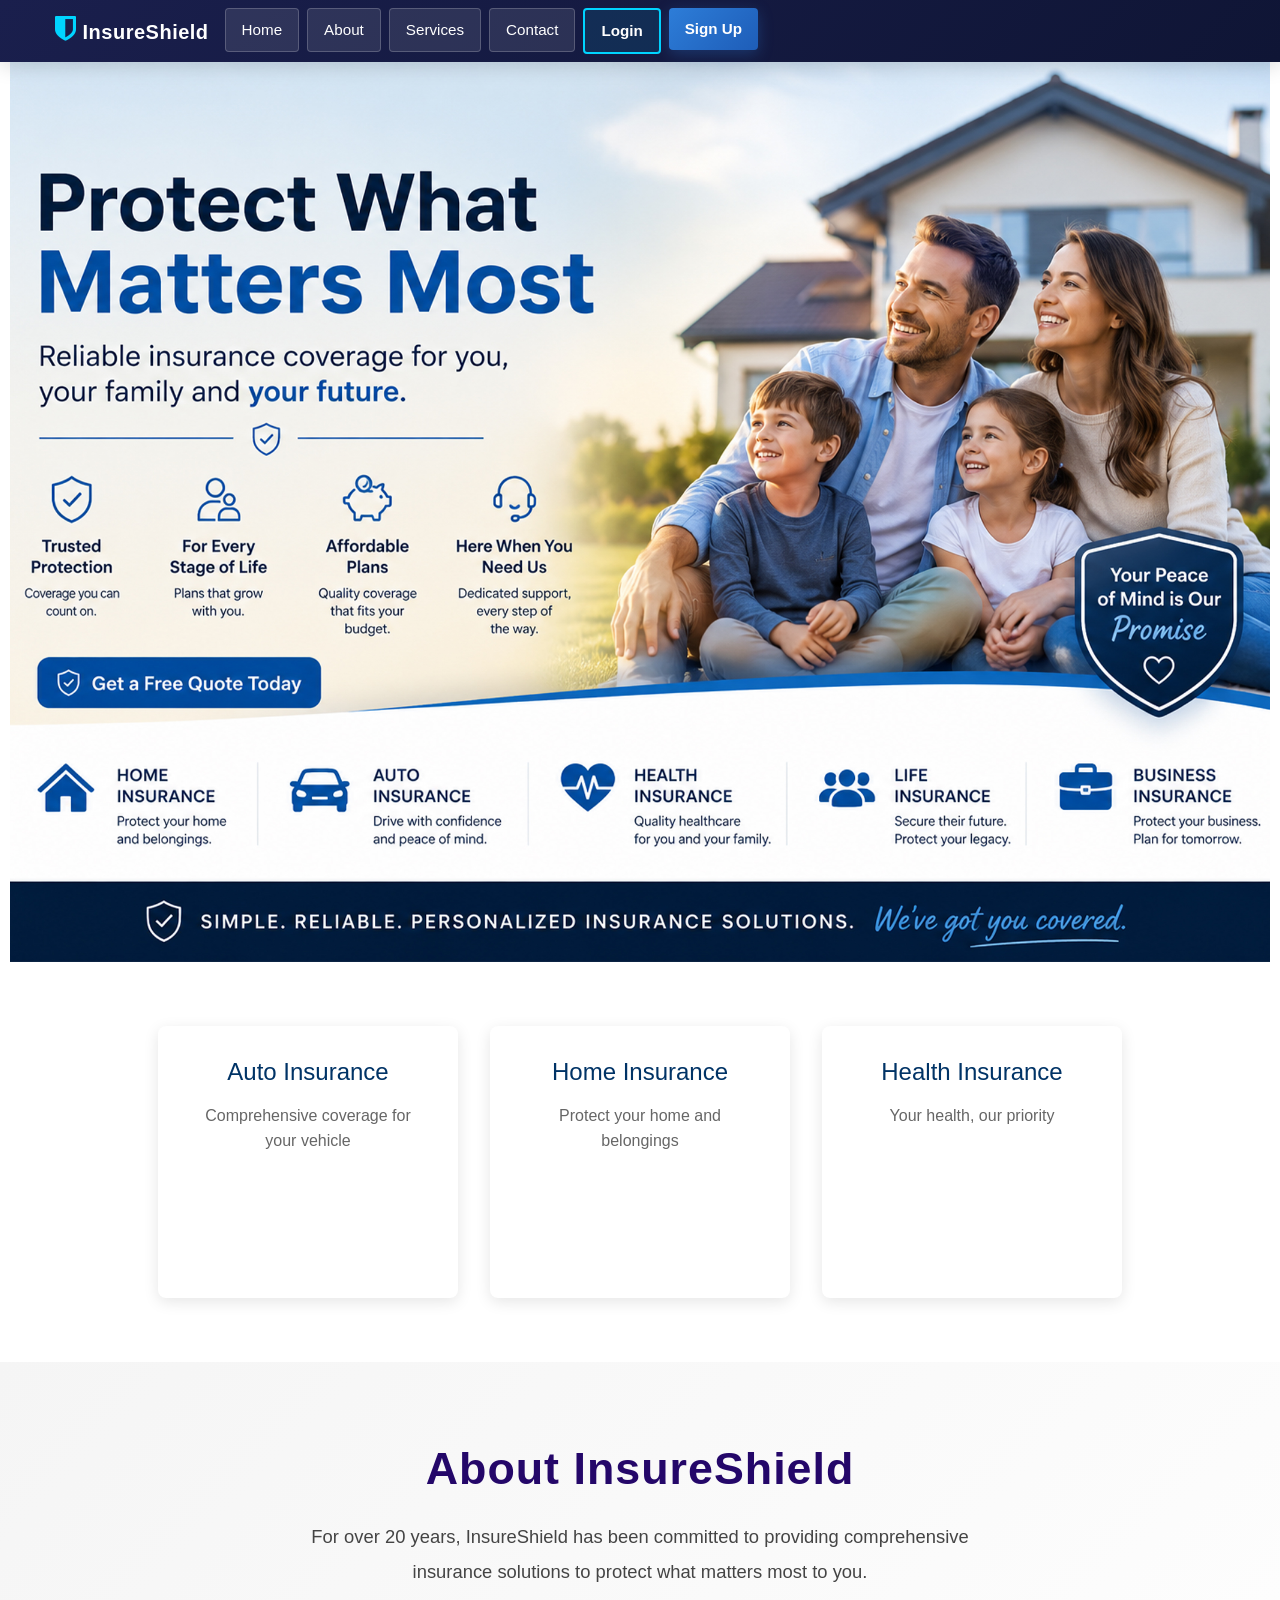
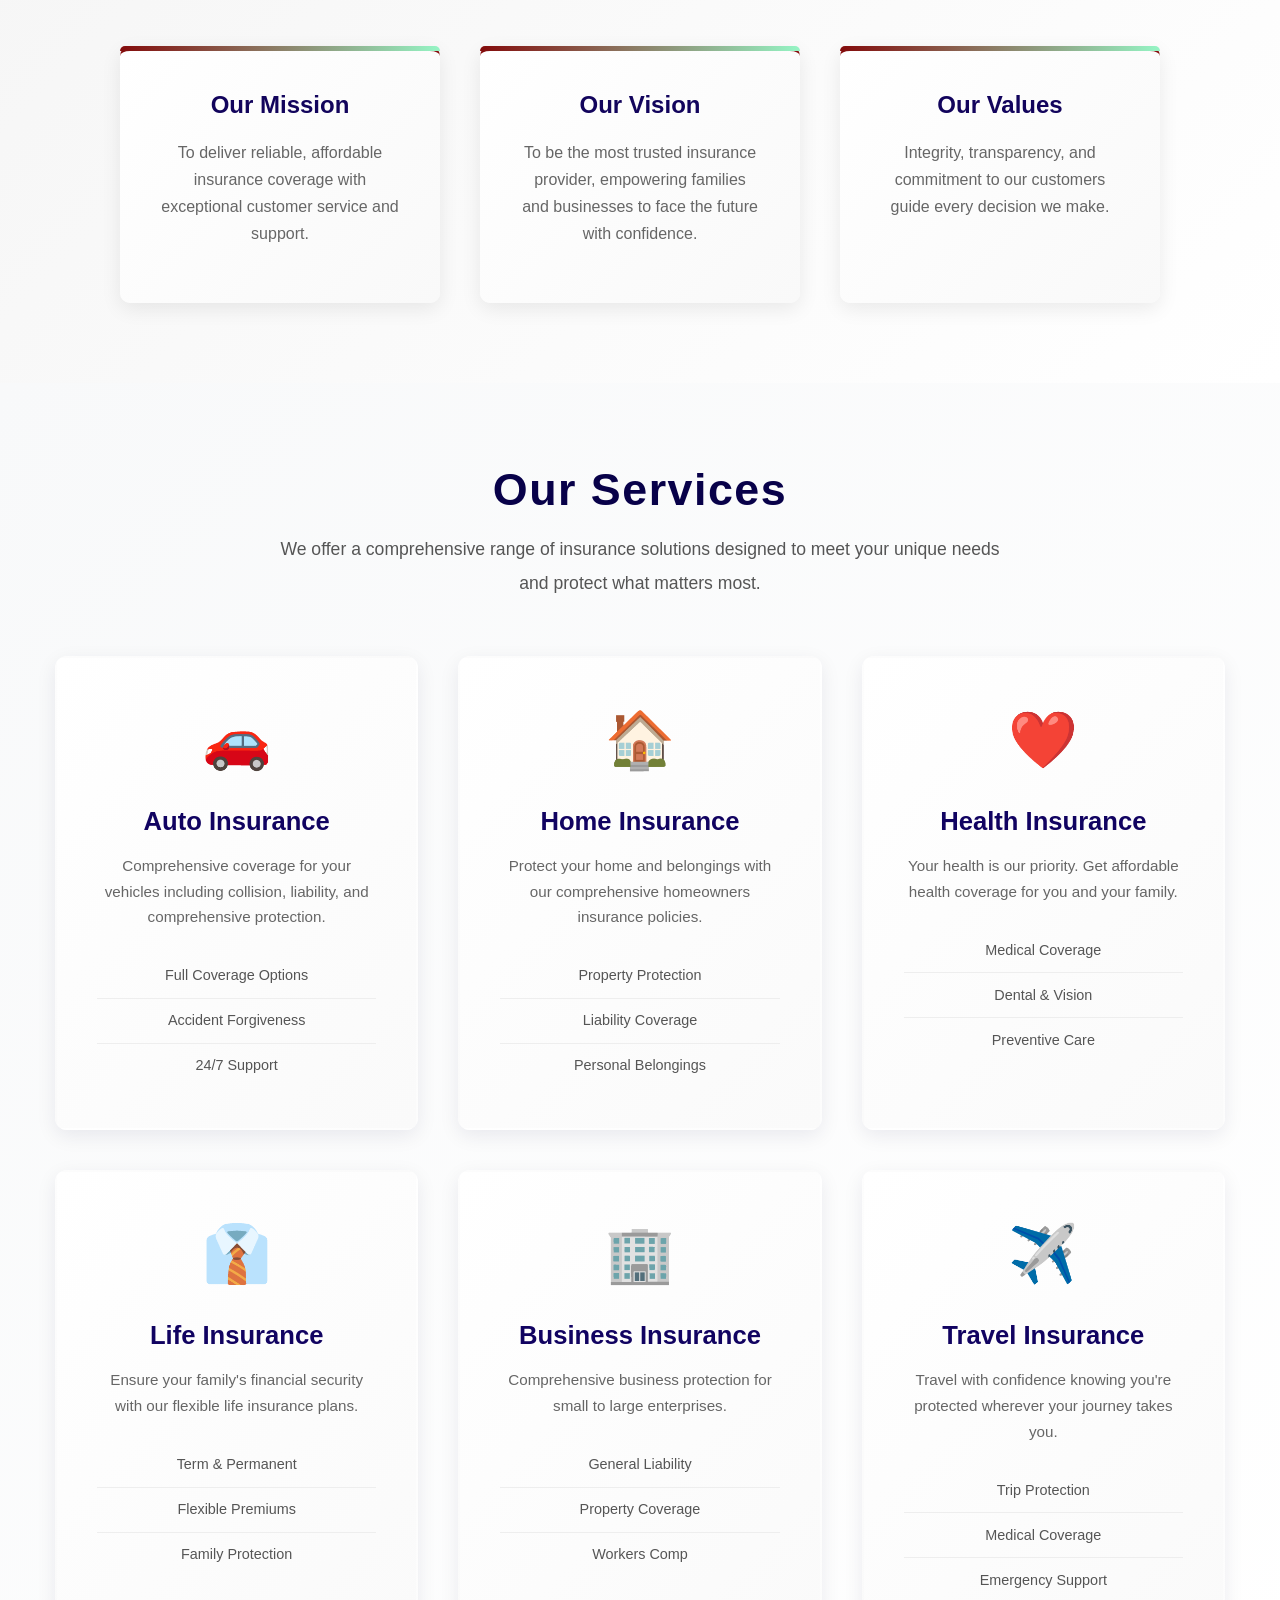
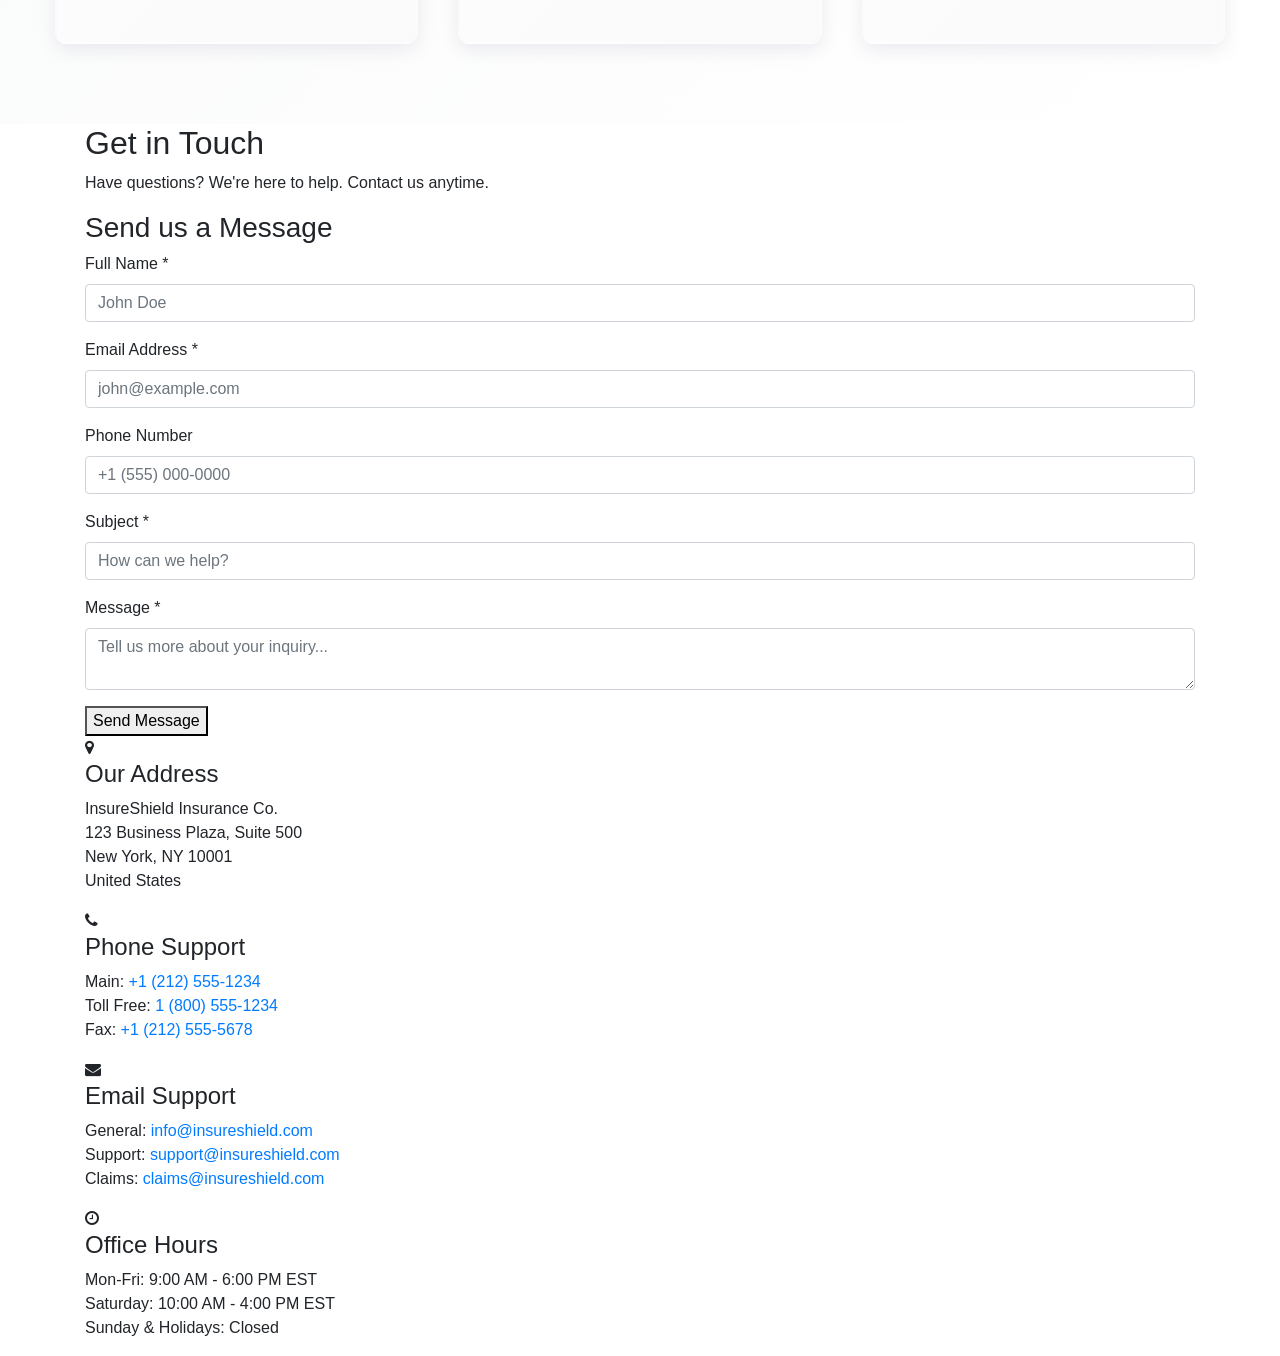
<file: index.html>
<!doctype html>
<html lang="en">
  <head>
    <meta charset="UTF-8" />
    <meta name="viewport" content="width=device-width, initial-scale=1.0" />
    <link rel="stylesheet" href="CSS/style.css" />
    <link rel="stylesheet" href="bootstrap-4.6.2-dist/css/bootstrap.min.css">
    <link rel="stylesheet" href="https://cdnjs.cloudflare.com/ajax/libs/font-awesome/4.7.0/css/font-awesome.min.css">
    <title>InsureShield</title>
  </head>
  <body>
    
    <!-- Navigation Bar -->
    <nav class="navbar navbar-expand-lg navbar-custom">
      <div class="container-fluid nav-wrapper">
        <!-- Logo/Brand -->
        <a class="navbar-brand" href="#home">
          <i class="fa fa-shield"></i> InsureShield
        </a>

        <!-- Collapse Toggle Button -->
        <button class="navbar-toggler" type="button" id="navbarToggle" aria-label="Toggle navigation">
          <span class="navbar-toggler-icon"></span>
        </button>

        <!-- Navigation Menu -->
        <div class="navbar-collapse" id="navbarContent">
          <ul class="navbar-nav ms-auto">
            <li class="nav-item">
              <a class="nav-link" href="#home">Home</a>
            </li>
            <li class="nav-item">
              <a class="nav-link" href="#about">About</a>
            </li>
            <li class="nav-item">
              <a class="nav-link" href="#services">Services</a>
            </li>
            <li class="nav-item">
              <a class="nav-link" href="#contact">Contact</a>
            </li>
            <li class="nav-item">
              <a class="nav-link nav-auth-link" href="pages/login.html">Login</a>
            </li>
            <li class="nav-item">
              <a class="nav-link nav-auth-link nav-signup-btn" href="pages/signup.html">Sign Up</a>
            </li>
          </ul>
        </div>
      </div>
    </nav>
    

    <header id="home"></header>

    <section class="features">
      <div class="feature-card">
        <h3>Auto Insurance</h3>
        <p>Comprehensive coverage for your vehicle</p>
      </div>
      <div class="feature-card">
        <h3>Home Insurance</h3>
        <p>Protect your home and belongings</p>
      </div>
      <div class="feature-card">
        <h3>Health Insurance</h3>
        <p>Your health, our priority</p>
      </div>
    </section>

    <section class="about" id="about">
      <div class="container">
        <h2>About InsureShield</h2>
        <p class="about-intro">
          For over 20 years, InsureShield has been committed to providing
          comprehensive insurance solutions to protect what matters most to you.
        </p>
        <div class="about-content">
          <div class="about-card">
            <h3>Our Mission</h3>
            <p>
              To deliver reliable, affordable insurance coverage with
              exceptional customer service and support.
            </p>
          </div>
          <div class="about-card">
            <h3>Our Vision</h3>
            <p>
              To be the most trusted insurance provider, empowering families and
              businesses to face the future with confidence.
            </p>
          </div>
          <div class="about-card">
            <h3>Our Values</h3>
            <p>
              Integrity, transparency, and commitment to our customers guide
              every decision we make.
            </p>
          </div>
        </div>
      </div>
    </section>

    <section class="services" id="services">
      <div class="container">
        <h2>Our Services</h2>
        <p class="services-intro">
          We offer a comprehensive range of insurance solutions designed to meet
          your unique needs and protect what matters most.
        </p>
        <div class="services-grid">
          <div class="service-item">
            <div class="service-icon">🚗</div>
            <h3>Auto Insurance</h3>
            <p>
              Comprehensive coverage for your vehicles including collision,
              liability, and comprehensive protection.
            </p>
            <ul class="service-features">
              <li>Full Coverage Options</li>
              <li>Accident Forgiveness</li>
              <li>24/7 Support</li>
            </ul>
          </div>
          <div class="service-item">
            <div class="service-icon">🏠</div>
            <h3>Home Insurance</h3>
            <p>
              Protect your home and belongings with our comprehensive homeowners
              insurance policies.
            </p>
            <ul class="service-features">
              <li>Property Protection</li>
              <li>Liability Coverage</li>
              <li>Personal Belongings</li>
            </ul>
          </div>
          <div class="service-item">
            <div class="service-icon">❤️</div>
            <h3>Health Insurance</h3>
            <p>
              Your health is our priority. Get affordable health coverage for
              you and your family.
            </p>
            <ul class="service-features">
              <li>Medical Coverage</li>
              <li>Dental & Vision</li>
              <li>Preventive Care</li>
            </ul>
          </div>
          <div class="service-item">
            <div class="service-icon">👔</div>
            <h3>Life Insurance</h3>
            <p>
              Ensure your family's financial security with our flexible life
              insurance plans.
            </p>
            <ul class="service-features">
              <li>Term & Permanent</li>
              <li>Flexible Premiums</li>
              <li>Family Protection</li>
            </ul>
          </div>
          <div class="service-item">
            <div class="service-icon">🏢</div>
            <h3>Business Insurance</h3>
            <p>
              Comprehensive business protection for small to large enterprises.
            </p>
            <ul class="service-features">
              <li>General Liability</li>
              <li>Property Coverage</li>
              <li>Workers Comp</li>
            </ul>
          </div>
          <div class="service-item">
            <div class="service-icon">✈️</div>
            <h3>Travel Insurance</h3>
            <p>
              Travel with confidence knowing you're protected wherever your
              journey takes you.
            </p>
            <ul class="service-features">
              <li>Trip Protection</li>
              <li>Medical Coverage</li>
              <li>Emergency Support</li>
            </ul>
          </div>
        </div>
      </div>
    </section>

    <!-- Contact Section -->
    <section class="contact-section" id="contact">
      <div class="container">
        <h2>Get in Touch</h2>
        <p class="section-intro">Have questions? We're here to help. Contact us anytime.</p>
        
        <div class="contact-grid">
          <!-- Contact Form -->
          <div class="contact-form-wrapper">
            <h3>Send us a Message</h3>
            <form id="contactForm">
              <div class="form-group">
                <label for="name">Full Name *</label>
                <input type="text" class="form-control" id="name" placeholder="John Doe" required>
              </div>

              <div class="form-group">
                <label for="email">Email Address *</label>
                <input type="email" class="form-control" id="email" placeholder="john@example.com" required>
              </div>

              <div class="form-group">
                <label for="phone">Phone Number</label>
                <input type="tel" class="form-control" id="phone" placeholder="+1 (555) 000-0000">
              </div>

              <div class="form-group">
                <label for="subject">Subject *</label>
                <input type="text" class="form-control" id="subject" placeholder="How can we help?" required>
              </div>

              <div class="form-group">
                <label for="message">Message *</label>
                <textarea class="form-control" id="message" placeholder="Tell us more about your inquiry..."></textarea>
              </div>

              <button type="submit" class="btn-contact-submit">Send Message</button>
            </form>
          </div>

          <!-- Contact Info Cards -->
          <div class="contact-info-wrapper">
            <div class="contact-info-card">
              <div class="info-icon"><i class="fa fa-map-marker"></i></div>
              <h4>Our Address</h4>
              <p>InsureShield Insurance Co.<br>123 Business Plaza, Suite 500<br>New York, NY 10001<br>United States</p>
            </div>

            <div class="contact-info-card">
              <div class="info-icon"><i class="fa fa-phone"></i></div>
              <h4>Phone Support</h4>
              <p>Main: <a href="tel:+12125551234">+1 (212) 555-1234</a><br>Toll Free: <a href="tel:+18005551234">1 (800) 555-1234</a><br>Fax: <a href="tel:+12125555678">+1 (212) 555-5678</a></p>
            </div>

            <div class="contact-info-card">
              <div class="info-icon"><i class="fa fa-envelope"></i></div>
              <h4>Email Support</h4>
              <p>General: <a href="mailto:info@insureshield.com">info@insureshield.com</a><br>Support: <a href="mailto:support@insureshield.com">support@insureshield.com</a><br>Claims: <a href="mailto:claims@insureshield.com\">claims@insureshield.com</a></p>
            </div>

            <div class="contact-info-card">
              <div class="info-icon"><i class="fa fa-clock-o"></i></div>
              <h4>Office Hours</h4>
              <p>Mon-Fri: 9:00 AM - 6:00 PM EST<br>Saturday: 10:00 AM - 4:00 PM EST<br>Sunday & Holidays: Closed</p>
            </div>
          </div>
        </div>
      </div>
    </section>

    <script src="JS/script.js"></script>
  </body>
</html>
</file>
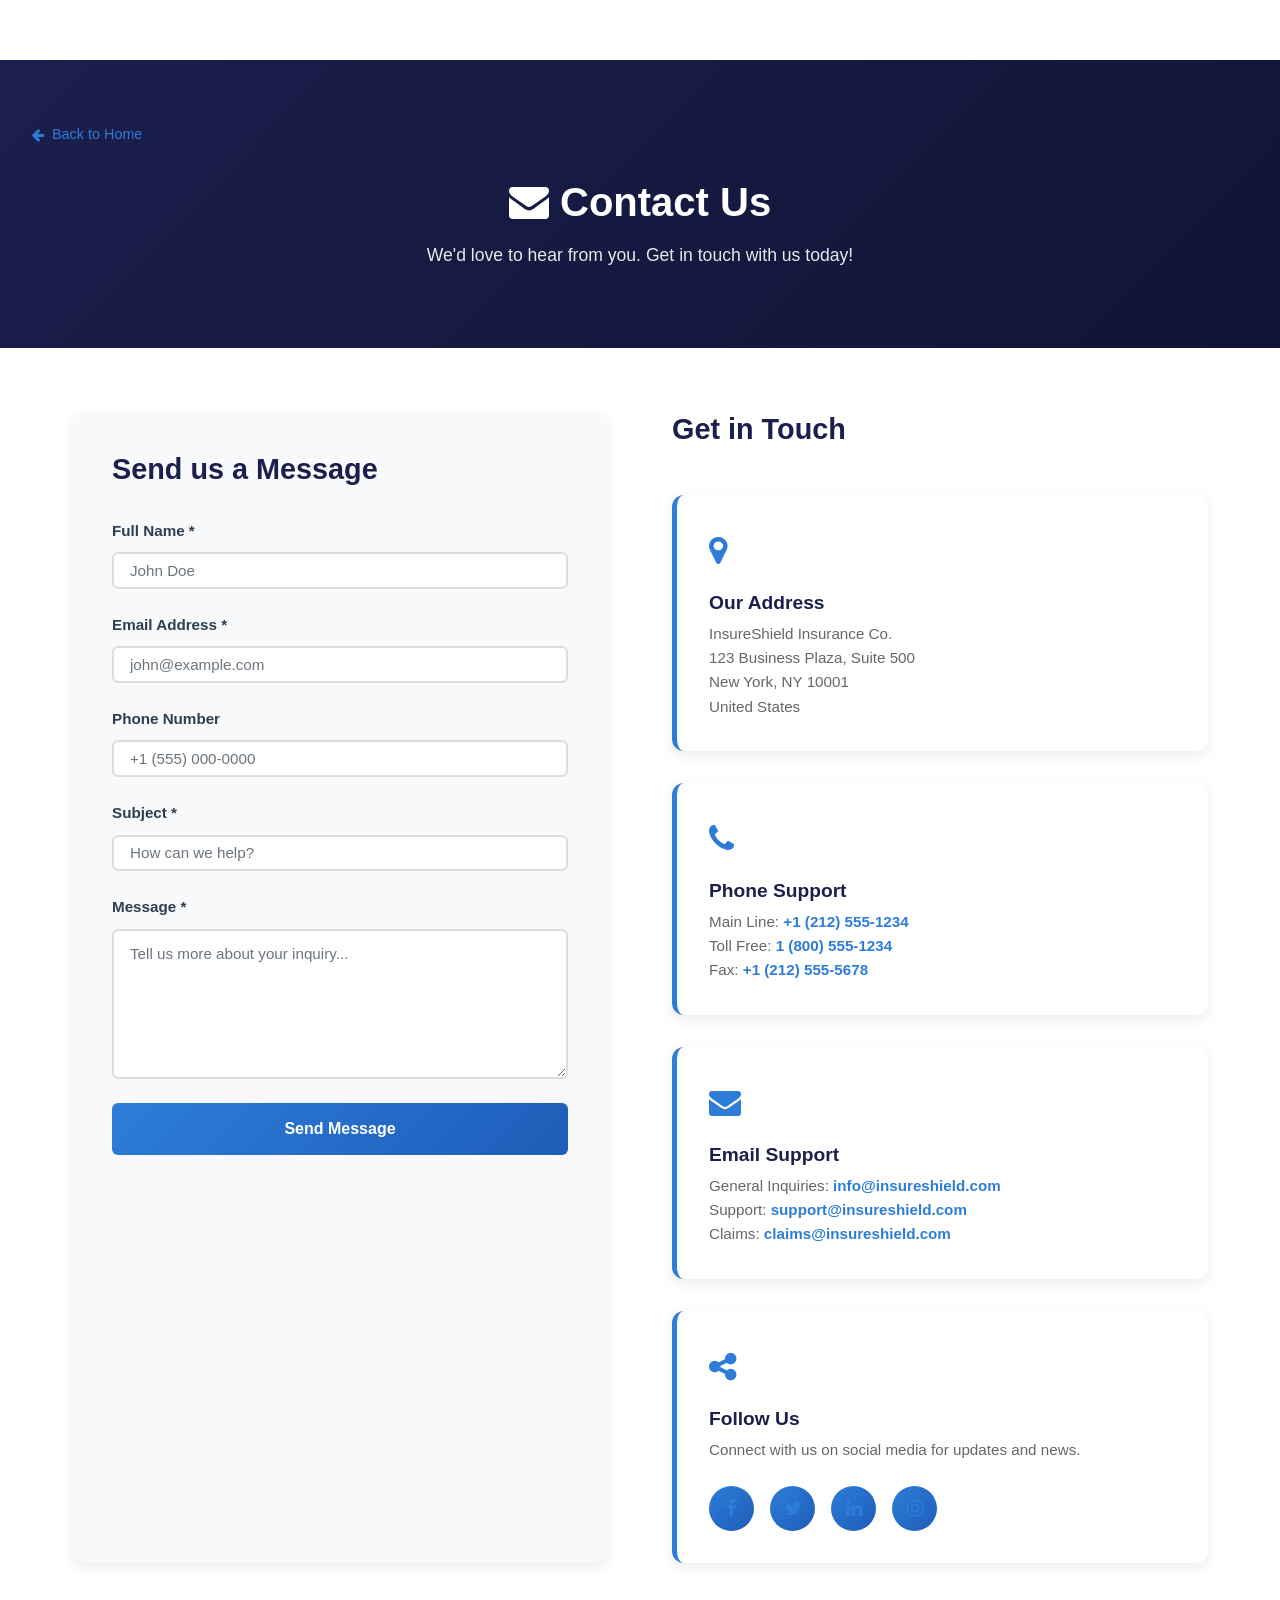
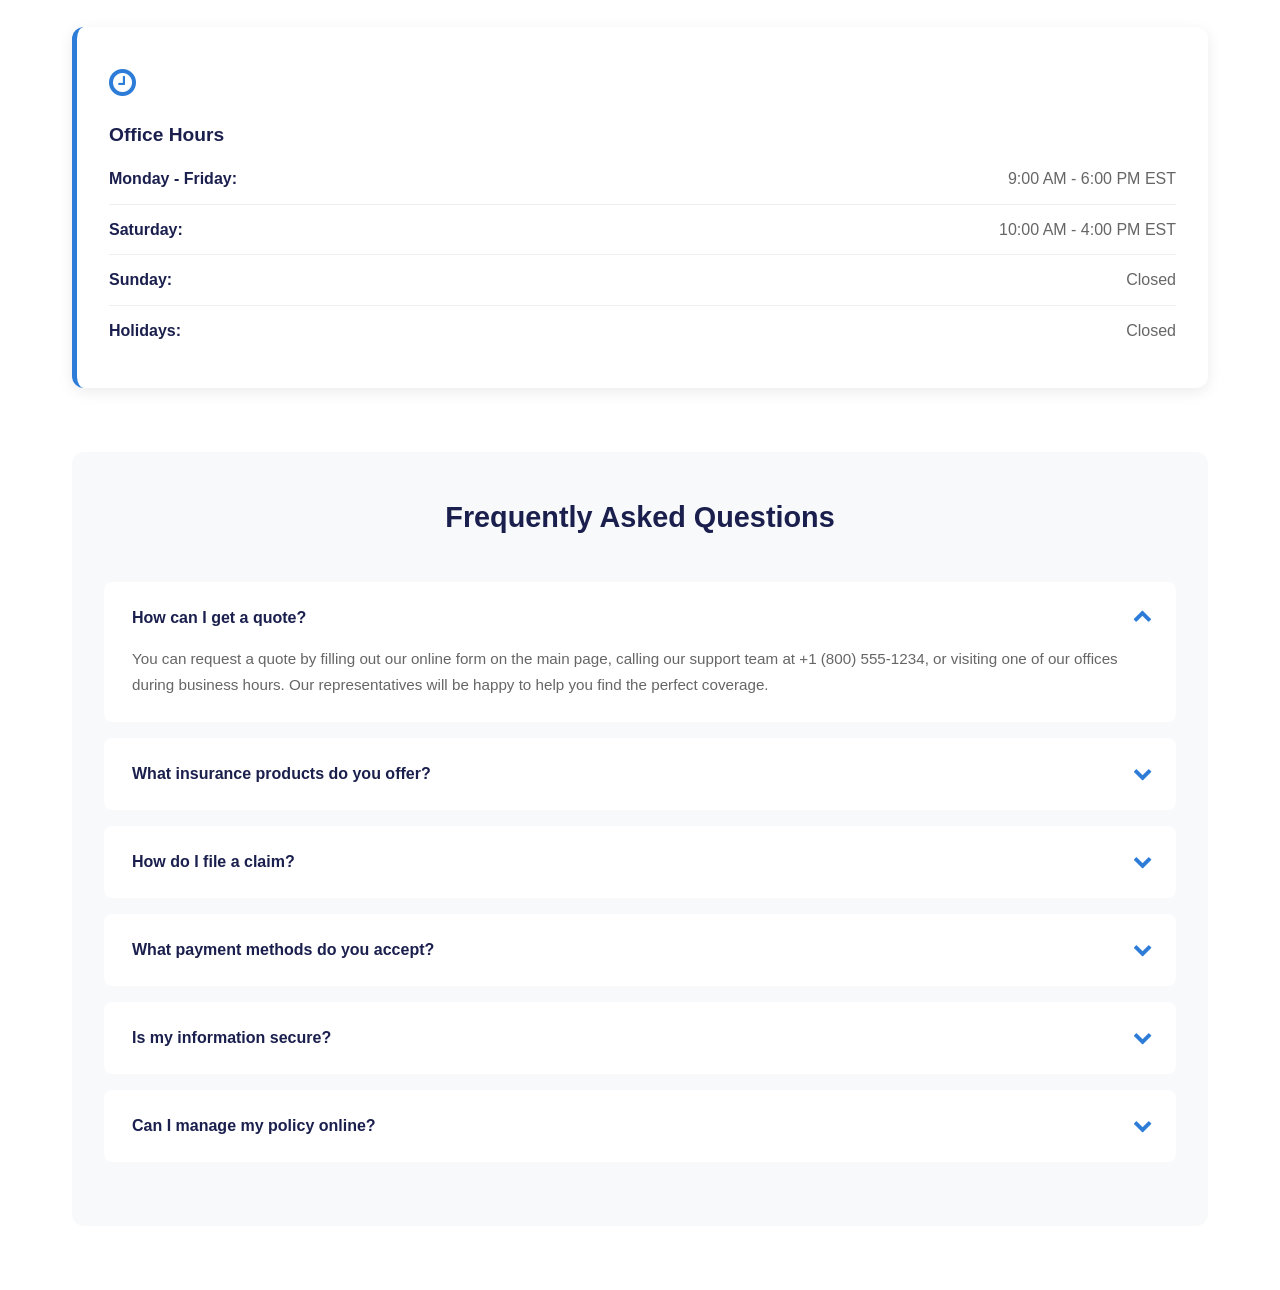
<file: pages/contact.html>
<!DOCTYPE html>
<html lang="en">
<head>
  <meta charset="UTF-8">
  <meta name="viewport" content="width=device-width, initial-scale=1.0">
  <link rel="stylesheet" href="../CSS/style.css">
  <link rel="stylesheet" href="../bootstrap-4.6.2-dist/css/bootstrap.min.css">
  <link rel="stylesheet" href="https://cdnjs.cloudflare.com/ajax/libs/font-awesome/4.7.0/css/font-awesome.min.css">
  <title>Contact Us - InsureShield</title>
  <style>
    .contact-header {
      background: linear-gradient(135deg, #1a1f4d 0%, #0f1535 100%);
      color: white;
      padding: 4rem 2rem;
      text-align: center;
      margin-top: 60px;
    }

    .contact-header h1 {
      font-size: 2.5rem;
      font-weight: 700;
      margin-bottom: 1rem;
    }

    .contact-header p {
      font-size: 1.1rem;
      opacity: 0.9;
    }

    .contact-container {
      max-width: 1200px;
      margin: 0 auto;
      padding: 4rem 2rem;
    }

    .contact-grid {
      display: grid;
      grid-template-columns: 1fr 1fr;
      gap: 4rem;
      margin-bottom: 4rem;
    }

    .contact-form {
      background: #f8f9fa;
      padding: 2.5rem;
      border-radius: 12px;
      box-shadow: 0 4px 15px rgba(0, 0, 0, 0.08);
    }

    .contact-form h2 {
      color: #1a1f4d;
      font-size: 1.8rem;
      font-weight: 700;
      margin-bottom: 2rem;
    }

    .form-group label {
      color: #2c3e50;
      font-weight: 600;
      margin-bottom: 0.6rem;
      font-size: 0.95rem;
    }

    .form-control {
      padding: 0.8rem 1rem;
      border: 2px solid #ddd;
      border-radius: 6px;
      font-size: 0.95rem;
      transition: all 0.3s ease;
      margin-bottom: 1.5rem;
    }

    .form-control:focus {
      border-color: #2d7dd8;
      box-shadow: 0 0 0 0.2rem rgba(45, 125, 216, 0.15);
      outline: none;
    }

    textarea.form-control {
      resize: vertical;
      min-height: 150px;
      font-family: Arial, sans-serif;
    }

    .btn-submit {
      width: 100%;
      padding: 0.9rem;
      background: linear-gradient(135deg, #2d7dd8 0%, #1e5db8 100%);
      color: white;
      border: none;
      border-radius: 6px;
      font-weight: 600;
      font-size: 1rem;
      cursor: pointer;
      transition: all 0.3s ease;
    }

    .btn-submit:hover {
      background: linear-gradient(135deg, #1e5db8 0%, #154494 100%);
      box-shadow: 0 6px 20px rgba(45, 125, 216, 0.4);
      transform: translateY(-2px);
    }

    .contact-info {
      display: flex;
      flex-direction: column;
      gap: 2rem;
    }

    .contact-info h2 {
      color: #1a1f4d;
      font-size: 1.8rem;
      font-weight: 700;
      margin-bottom: 1rem;
    }

    .info-card {
      background: white;
      padding: 2rem;
      border-radius: 12px;
      box-shadow: 0 4px 15px rgba(0, 0, 0, 0.08);
      border-left: 5px solid #2d7dd8;
      transition: all 0.3s ease;
    }

    .info-card:hover {
      box-shadow: 0 8px 25px rgba(0, 0, 0, 0.12);
      transform: translateY(-5px);
    }

    .info-card-icon {
      font-size: 2rem;
      color: #2d7dd8;
      margin-bottom: 1rem;
    }

    .info-card h3 {
      color: #1a1f4d;
      font-size: 1.2rem;
      font-weight: 700;
      margin-bottom: 0.5rem;
    }

    .info-card p {
      color: #666;
      margin: 0;
      font-size: 0.95rem;
      line-height: 1.6;
    }

    .info-card a {
      color: #2d7dd8;
      text-decoration: none;
      font-weight: 600;
    }

    .info-card a:hover {
      text-decoration: underline;
    }

    .hours-list {
      list-style: none;
      padding: 0;
      margin: 0;
    }

    .hours-list li {
      display: flex;
      justify-content: space-between;
      padding: 0.8rem 0;
      border-bottom: 1px solid #eee;
      color: #666;
    }

    .hours-list li:last-child {
      border-bottom: none;
    }

    .hours-list strong {
      color: #1a1f4d;
    }

    .social-links {
      display: flex;
      gap: 1rem;
      margin-top: 1.5rem;
    }

    .social-link {
      display: inline-flex;
      align-items: center;
      justify-content: center;
      width: 45px;
      height: 45px;
      background: linear-gradient(135deg, #2d7dd8 0%, #1e5db8 100%);
      color: white;
      border-radius: 50%;
      text-decoration: none;
      font-size: 1.2rem;
      transition: all 0.3s ease;
    }

    .social-link:hover {
      transform: translateY(-3px);
      box-shadow: 0 6px 20px rgba(45, 125, 216, 0.4);
      color: white;
      text-decoration: none;
    }

    .faq-section {
      background: #f8f9fa;
      padding: 3rem 2rem;
      border-radius: 12px;
      margin-top: 4rem;
    }

    .faq-section h2 {
      color: #1a1f4d;
      font-size: 1.8rem;
      font-weight: 700;
      text-align: center;
      margin-bottom: 3rem;
    }

    .faq-item {
      background: white;
      padding: 1.5rem;
      border-radius: 8px;
      margin-bottom: 1rem;
      cursor: pointer;
      transition: all 0.3s ease;
      border-left: 4px solid transparent;
    }

    .faq-item:hover {
      border-left-color: #2d7dd8;
      box-shadow: 0 4px 12px rgba(0, 0, 0, 0.08);
    }

    .faq-question {
      font-weight: 600;
      color: #1a1f4d;
      display: flex;
      justify-content: space-between;
      align-items: center;
      font-size: 1rem;
    }

    .faq-icon {
      font-size: 1.2rem;
      color: #2d7dd8;
      transition: transform 0.3s ease;
    }

    .faq-item.active .faq-icon {
      transform: rotate(180deg);
    }

    .faq-answer {
      display: none;
      margin-top: 1rem;
      color: #666;
      line-height: 1.7;
      font-size: 0.95rem;
    }

    .faq-item.active .faq-answer {
      display: block;
    }

    .back-link {
      margin-bottom: 2rem;
    }

    .back-link a {
      color: #2d7dd8;
      text-decoration: none;
      font-size: 0.9rem;
      display: flex;
      align-items: center;
      gap: 0.5rem;
      transition: all 0.3s ease;
    }

    .back-link a:hover {
      gap: 1rem;
      color: #1e5db8;
    }

    @media (max-width: 768px) {
      .contact-header {
        padding: 2.5rem 1rem;
        margin-top: 50px;
      }

      .contact-header h1 {
        font-size: 1.8rem;
      }

      .contact-container {
        padding: 2rem 1rem;
      }

      .contact-grid {
        grid-template-columns: 1fr;
        gap: 2rem;
      }

      .contact-form,
      .info-card {
        padding: 1.5rem;
      }

      .faq-section {
        padding: 2rem 1rem;
      }
    }
  </style>
</head>
<body>
  <div class="contact-header">
    <div class="back-link">
      <a href="../index.html">
        <i class="fa fa-arrow-left"></i> Back to Home
      </a>
    </div>
    <h1><i class="fa fa-envelope"></i> Contact Us</h1>
    <p>We'd love to hear from you. Get in touch with us today!</p>
  </div>

  <div class="contact-container">
    <!-- Contact Grid -->
    <div class="contact-grid">
      <!-- Contact Form -->
      <div class="contact-form">
        <h2>Send us a Message</h2>
        <form id="contactForm">
          <div class="form-group">
            <label for="name">Full Name *</label>
            <input type="text" class="form-control" id="name" placeholder="John Doe" required>
          </div>

          <div class="form-group">
            <label for="email">Email Address *</label>
            <input type="email" class="form-control" id="email" placeholder="john@example.com" required>
          </div>

          <div class="form-group">
            <label for="phone">Phone Number</label>
            <input type="tel" class="form-control" id="phone" placeholder="+1 (555) 000-0000">
          </div>

          <div class="form-group">
            <label for="subject">Subject *</label>
            <input type="text" class="form-control" id="subject" placeholder="How can we help?" required>
          </div>

          <div class="form-group">
            <label for="message">Message *</label>
            <textarea class="form-control" id="message" placeholder="Tell us more about your inquiry..." required></textarea>
          </div>

          <button type="submit" class="btn-submit">Send Message</button>
        </form>
      </div>

      <!-- Contact Info -->
      <div class="contact-info">
        <h2>Get in Touch</h2>

        <!-- Address -->
        <div class="info-card">
          <div class="info-card-icon">
            <i class="fa fa-map-marker"></i>
          </div>
          <h3>Our Address</h3>
          <p>
            InsureShield Insurance Co.<br>
            123 Business Plaza, Suite 500<br>
            New York, NY 10001<br>
            United States
          </p>
        </div>

        <!-- Phone -->
        <div class="info-card">
          <div class="info-card-icon">
            <i class="fa fa-phone"></i>
          </div>
          <h3>Phone Support</h3>
          <p>
            Main Line: <a href="tel:+12125551234">+1 (212) 555-1234</a><br>
            Toll Free: <a href="tel:+18005551234">1 (800) 555-1234</a><br>
            Fax: <a href="tel:+12125555678">+1 (212) 555-5678</a>
          </p>
        </div>

        <!-- Email -->
        <div class="info-card">
          <div class="info-card-icon">
            <i class="fa fa-envelope"></i>
          </div>
          <h3>Email Support</h3>
          <p>
            General Inquiries: <a href="mailto:info@insureshield.com">info@insureshield.com</a><br>
            Support: <a href="mailto:support@insureshield.com">support@insureshield.com</a><br>
            Claims: <a href="mailto:claims@insureshield.com">claims@insureshield.com</a>
          </p>
        </div>

        <!-- Social Media -->
        <div class="info-card">
          <div class="info-card-icon">
            <i class="fa fa-share-alt"></i>
          </div>
          <h3>Follow Us</h3>
          <p>Connect with us on social media for updates and news.</p>
          <div class="social-links">
            <a href="#" class="social-link" title="Facebook">
              <i class="fa fa-facebook"></i>
            </a>
            <a href="#" class="social-link" title="Twitter">
              <i class="fa fa-twitter"></i>
            </a>
            <a href="#" class="social-link" title="LinkedIn">
              <i class="fa fa-linkedin"></i>
            </a>
            <a href="#" class="social-link" title="Instagram">
              <i class="fa fa-instagram"></i>
            </a>
          </div>
        </div>
      </div>
    </div>

    <!-- Office Hours -->
    <div class="info-card" style="margin-bottom: 3rem;">
      <div class="info-card-icon">
        <i class="fa fa-clock-o"></i>
      </div>
      <h3>Office Hours</h3>
      <ul class="hours-list">
        <li>
          <strong>Monday - Friday:</strong>
          <span>9:00 AM - 6:00 PM EST</span>
        </li>
        <li>
          <strong>Saturday:</strong>
          <span>10:00 AM - 4:00 PM EST</span>
        </li>
        <li>
          <strong>Sunday:</strong>
          <span>Closed</span>
        </li>
        <li>
          <strong>Holidays:</strong>
          <span>Closed</span>
        </li>
      </ul>
    </div>

    <!-- FAQ Section -->
    <div class="faq-section">
      <h2>Frequently Asked Questions</h2>

      <div class="faq-item active">
        <div class="faq-question">
          <span>How can I get a quote?</span>
          <i class="fa fa-chevron-down faq-icon"></i>
        </div>
        <div class="faq-answer">
          You can request a quote by filling out our online form on the main page, calling our support team at +1 (800) 555-1234, or visiting one of our offices during business hours. Our representatives will be happy to help you find the perfect coverage.
        </div>
      </div>

      <div class="faq-item">
        <div class="faq-question">
          <span>What insurance products do you offer?</span>
          <i class="fa fa-chevron-down faq-icon"></i>
        </div>
        <div class="faq-answer">
          We offer a comprehensive range of insurance products including Auto Insurance, Home Insurance, Health Insurance, Life Insurance, Business Insurance, and Travel Insurance. Visit our Services page to learn more about each product.
        </div>
      </div>

      <div class="faq-item">
        <div class="faq-question">
          <span>How do I file a claim?</span>
          <i class="fa fa-chevron-down faq-icon"></i>
        </div>
        <div class="faq-answer">
          You can file a claim by contacting our claims department at claims@insureshield.com or calling our main line. Have your policy number and claim details ready. Our claims team will guide you through the entire process.
        </div>
      </div>

      <div class="faq-item">
        <div class="faq-question">
          <span>What payment methods do you accept?</span>
          <i class="fa fa-chevron-down faq-icon"></i>
        </div>
        <div class="faq-answer">
          We accept all major credit cards (Visa, Mastercard, American Express), bank transfers, and automatic payments. You can also set up monthly installments for your convenience.
        </div>
      </div>

      <div class="faq-item">
        <div class="faq-question">
          <span>Is my information secure?</span>
          <i class="fa fa-chevron-down faq-icon"></i>
        </div>
        <div class="faq-answer">
          Yes, we use industry-leading encryption and security measures to protect your personal information. Your data is safe with us and we comply with all data protection regulations.
        </div>
      </div>

      <div class="faq-item">
        <div class="faq-question">
          <span>Can I manage my policy online?</span>
          <i class="fa fa-chevron-down faq-icon"></i>
        </div>
        <div class="faq-answer">
          Yes! Log into your account to view your policies, make payments, update information, and request changes. Our online portal is available 24/7 for your convenience.
        </div>
      </div>
    </div>
  </div>

  <script src="../jquery-3.6.0.min.js"></script>
  <script src="../bootstrap-4.6.2-dist/js/bootstrap.min.js"></script>
  <script>
    // Contact Form Submission
    document.getElementById('contactForm').addEventListener('submit', function(e) {
      e.preventDefault();
      alert('Thank you for your message! We will get back to you soon.');
      this.reset();
    });

    // FAQ Accordion
    const faqItems = document.querySelectorAll('.faq-item');
    faqItems.forEach(item => {
      item.addEventListener('click', function() {
        faqItems.forEach(other => {
          if (other !== this) {
            other.classList.remove('active');
          }
        });
        this.classList.toggle('active');
      });
    });
  </script>
</body>
</html>
</file>
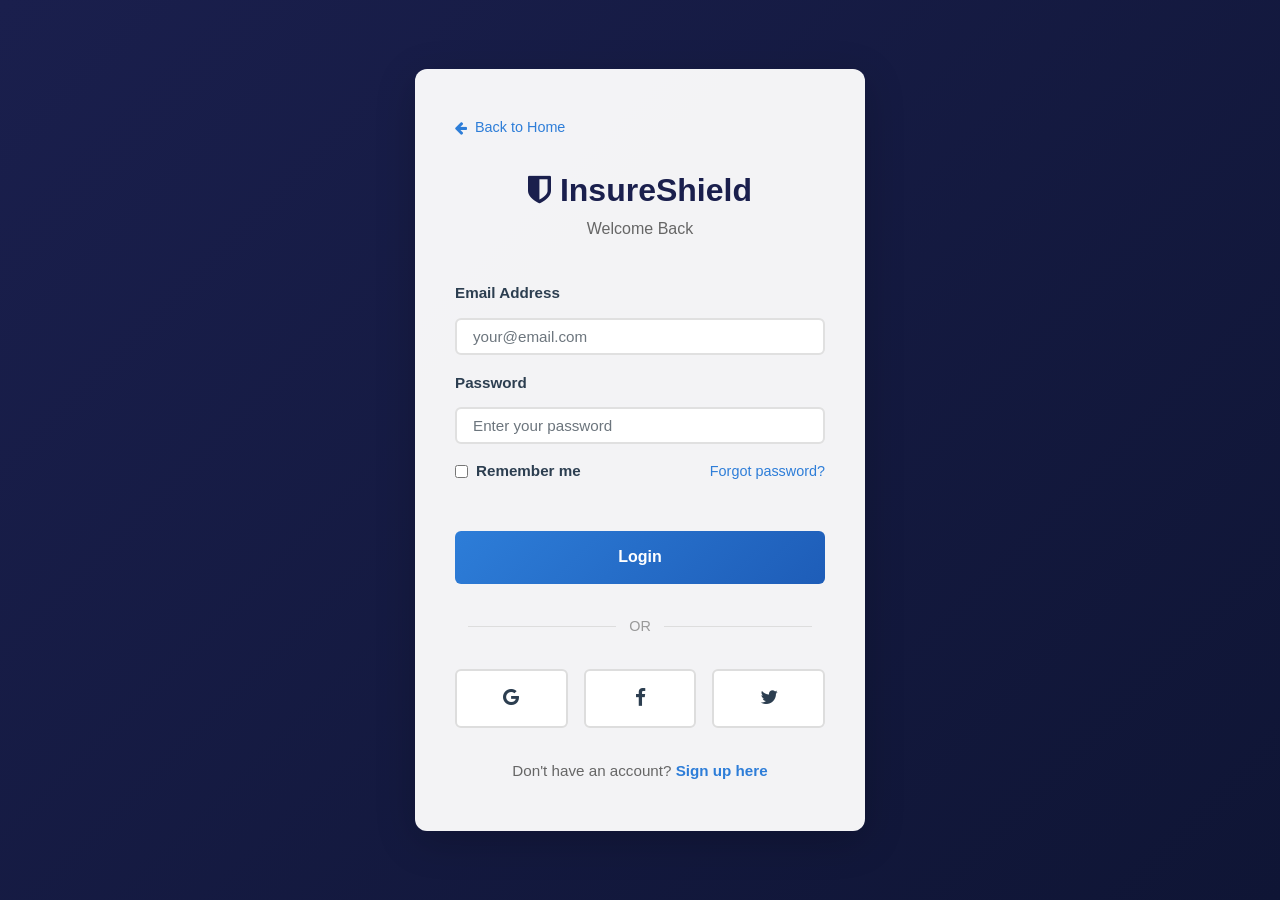
<file: pages/login.html>
<!DOCTYPE html>
<html lang="en">
<head>
  <meta charset="UTF-8">
  <meta name="viewport" content="width=device-width, initial-scale=1.0">
  <link rel="stylesheet" href="../CSS/style.css">
  <link rel="stylesheet" href="../bootstrap-4.6.2-dist/css/bootstrap.min.css">
  <link rel="stylesheet" href="https://cdnjs.cloudflare.com/ajax/libs/font-awesome/4.7.0/css/font-awesome.min.css">
  <title>Login - InsureShield</title>
  <style>
    .auth-container {
      min-height: 100vh;
      display: flex;
      justify-content: center;
      align-items: center;
      background: linear-gradient(135deg, #1a1f4d 0%, #0f1535 100%);
      padding: 2rem;
    }

    .auth-card {
      background: rgba(255, 255, 255, 0.95);
      padding: 3rem 2.5rem;
      border-radius: 12px;
      box-shadow: 0 10px 40px rgba(0, 0, 0, 0.2);
      width: 100%;
      max-width: 450px;
    }

    .auth-header {
      text-align: center;
      margin-bottom: 2.5rem;
    }

    .auth-header h1 {
      color: #1a1f4d;
      font-size: 2rem;
      font-weight: 700;
      margin-bottom: 0.5rem;
    }

    .auth-header p {
      color: #666;
      font-size: 1rem;
    }

    .form-group label {
      color: #2c3e50;
      font-weight: 600;
      margin-bottom: 0.8rem;
      font-size: 0.95rem;
    }

    .form-control {
      padding: 0.8rem 1rem;
      border: 2px solid #e0e0e0;
      border-radius: 6px;
      font-size: 0.95rem;
      transition: all 0.3s ease;
    }

    .form-control:focus {
      border-color: #2d7dd8;
      box-shadow: 0 0 0 0.2rem rgba(45, 125, 216, 0.15);
    }

    .btn-login {
      width: 100%;
      padding: 0.9rem;
      background: linear-gradient(135deg, #2d7dd8 0%, #1e5db8 100%);
      color: white;
      border: none;
      border-radius: 6px;
      font-weight: 600;
      font-size: 1rem;
      cursor: pointer;
      transition: all 0.3s ease;
      margin-top: 1.5rem;
    }

    .btn-login:hover {
      background: linear-gradient(135deg, #1e5db8 0%, #154494 100%);
      box-shadow: 0 6px 20px rgba(45, 125, 216, 0.4);
      transform: translateY(-2px);
    }

    .auth-divider {
      text-align: center;
      margin: 2rem 0;
      color: #999;
      font-size: 0.9rem;
    }

    .auth-divider::before,
    .auth-divider::after {
      content: '';
      display: inline-block;
      width: 40%;
      height: 1px;
      background-color: #ddd;
      vertical-align: middle;
    }

    .auth-divider::before {
      margin-right: 0.8rem;
    }

    .auth-divider::after {
      margin-left: 0.8rem;
    }

    .social-login {
      display: flex;
      gap: 1rem;
      margin: 1.5rem 0;
    }

    .social-btn {
      flex: 1;
      padding: 0.8rem;
      border: 2px solid #ddd;
      background: white;
      border-radius: 6px;
      cursor: pointer;
      transition: all 0.3s ease;
      font-size: 1.2rem;
      color: #2c3e50;
    }

    .social-btn:hover {
      border-color: #2d7dd8;
      background: rgba(45, 125, 216, 0.05);
    }

    .auth-footer {
      text-align: center;
      margin-top: 2rem;
      color: #666;
      font-size: 0.95rem;
    }

    .auth-footer a {
      color: #2d7dd8;
      text-decoration: none;
      font-weight: 600;
    }

    .auth-footer a:hover {
      text-decoration: underline;
    }

    .back-link {
      margin-bottom: 2rem;
    }

    .back-link a {
      color: #2d7dd8;
      text-decoration: none;
      font-size: 0.9rem;
      display: flex;
      align-items: center;
      gap: 0.5rem;
      transition: all 0.3s ease;
    }

    .back-link a:hover {
      gap: 1rem;
      color: #1e5db8;
    }
  </style>
</head>
<body>
  <div class="auth-container">
    <div class="auth-card">
      <div class="back-link">
        <a href="../index.html">
          <i class="fa fa-arrow-left"></i> Back to Home
        </a>
      </div>

      <div class="auth-header">
        <h1><i class="fa fa-shield"></i> InsureShield</h1>
        <p>Welcome Back</p>
      </div>

      <form id="loginForm">
        <div class="form-group">
          <label for="email">Email Address</label>
          <input type="email" class="form-control" id="email" placeholder="your@email.com" required>
        </div>

        <div class="form-group">
          <label for="password">Password</label>
          <input type="password" class="form-control" id="password" placeholder="Enter your password" required>
        </div>

        <div class="form-group" style="display: flex; justify-content: space-between; align-items: center; margin-bottom: 1.5rem;">
          <label style="margin: 0; display: flex; align-items: center; gap: 0.5rem; cursor: pointer;">
            <input type="checkbox" id="remember" style="cursor: pointer;">
            <span>Remember me</span>
          </label>
          <a href="#forgot" style="color: #2d7dd8; text-decoration: none; font-size: 0.9rem;">Forgot password?</a>
        </div>

        <button type="submit" class="btn-login">Login</button>
      </form>

      <div class="auth-divider">OR</div>

      <div class="social-login">
        <button class="social-btn" title="Login with Google">
          <i class="fa fa-google"></i>
        </button>
        <button class="social-btn" title="Login with Facebook">
          <i class="fa fa-facebook"></i>
        </button>
        <button class="social-btn" title="Login with Twitter">
          <i class="fa fa-twitter"></i>
        </button>
      </div>

      <div class="auth-footer">
        Don't have an account? <a href="signup.html">Sign up here</a>
      </div>
    </div>
  </div>

  <script src="../jquery-3.6.0.min.js"></script>
  <script src="../bootstrap-4.6.2-dist/js/bootstrap.min.js"></script>
  <script>
    document.getElementById('loginForm').addEventListener('submit', function(e) {
      e.preventDefault();
      alert('Login functionality would be implemented here!');
      // Add actual login logic here
    });
  </script>
</body>
</html>
</file>
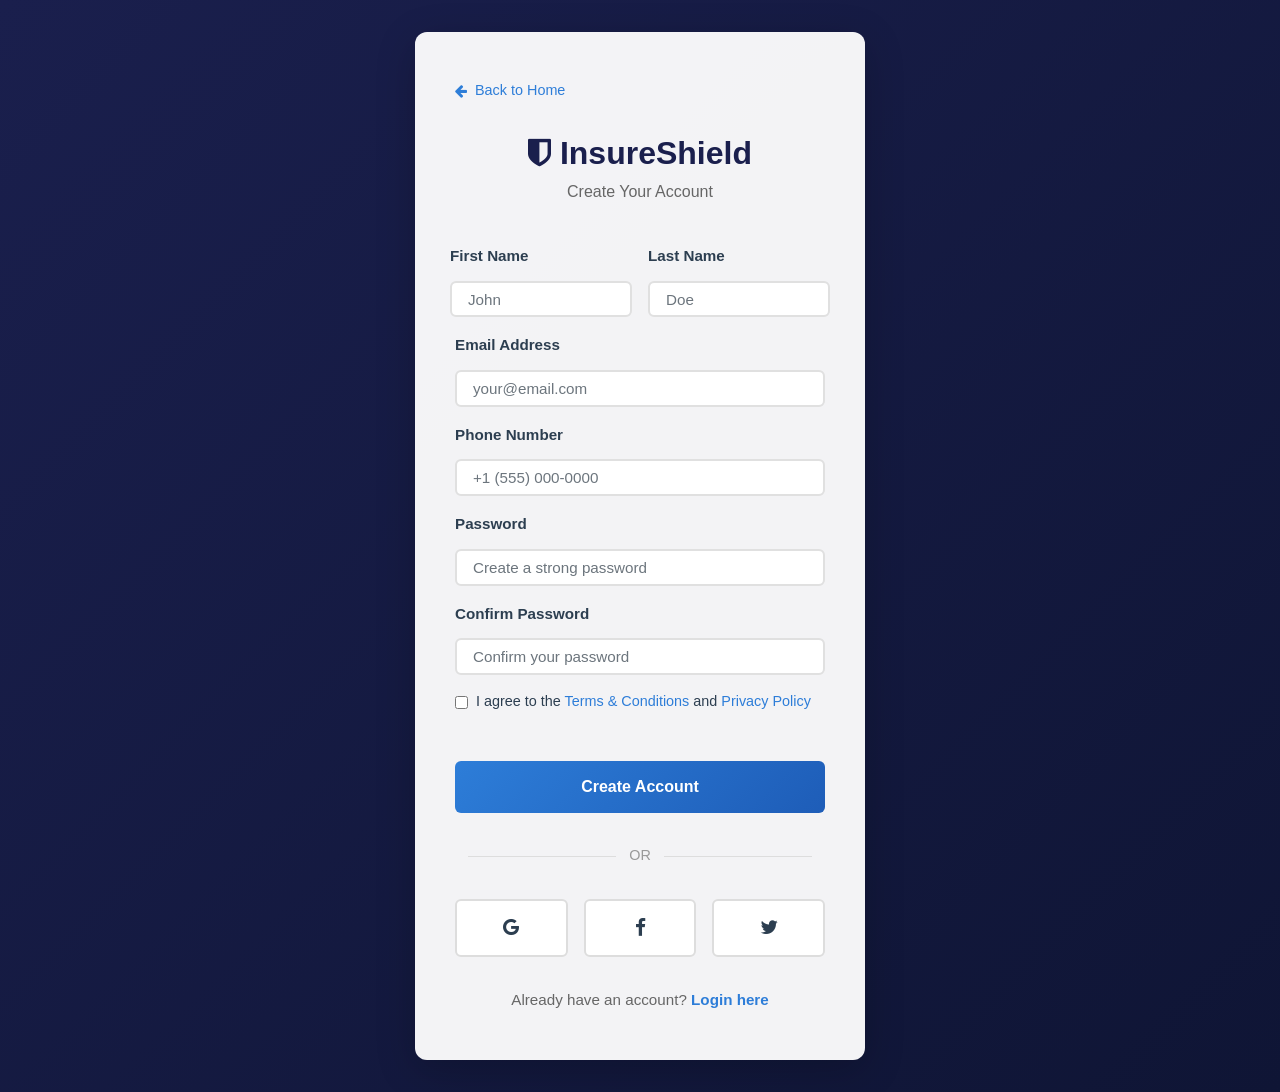
<file: pages/signup.html>
<!DOCTYPE html>
<html lang="en">
<head>
  <meta charset="UTF-8">
  <meta name="viewport" content="width=device-width, initial-scale=1.0">
  <link rel="stylesheet" href="../CSS/style.css">
  <link rel="stylesheet" href="../bootstrap-4.6.2-dist/css/bootstrap.min.css">
  <link rel="stylesheet" href="https://cdnjs.cloudflare.com/ajax/libs/font-awesome/4.7.0/css/font-awesome.min.css">
  <title>Sign Up - InsureShield</title>
  <style>
    .auth-container {
      min-height: 100vh;
      display: flex;
      justify-content: center;
      align-items: center;
      background: linear-gradient(135deg, #1a1f4d 0%, #0f1535 100%);
      padding: 2rem;
    }

    .auth-card {
      background: rgba(255, 255, 255, 0.95);
      padding: 3rem 2.5rem;
      border-radius: 12px;
      box-shadow: 0 10px 40px rgba(0, 0, 0, 0.2);
      width: 100%;
      max-width: 450px;
    }

    .auth-header {
      text-align: center;
      margin-bottom: 2.5rem;
    }

    .auth-header h1 {
      color: #1a1f4d;
      font-size: 2rem;
      font-weight: 700;
      margin-bottom: 0.5rem;
    }

    .auth-header p {
      color: #666;
      font-size: 1rem;
    }

    .form-group label {
      color: #2c3e50;
      font-weight: 600;
      margin-bottom: 0.8rem;
      font-size: 0.95rem;
    }

    .form-control {
      padding: 0.8rem 1rem;
      border: 2px solid #e0e0e0;
      border-radius: 6px;
      font-size: 0.95rem;
      transition: all 0.3s ease;
    }

    .form-control:focus {
      border-color: #2d7dd8;
      box-shadow: 0 0 0 0.2rem rgba(45, 125, 216, 0.15);
    }

    .form-row {
      display: grid;
      grid-template-columns: 1fr 1fr;
      gap: 1rem;
    }

    .btn-signup {
      width: 100%;
      padding: 0.9rem;
      background: linear-gradient(135deg, #2d7dd8 0%, #1e5db8 100%);
      color: white;
      border: none;
      border-radius: 6px;
      font-weight: 600;
      font-size: 1rem;
      cursor: pointer;
      transition: all 0.3s ease;
      margin-top: 1.5rem;
    }

    .btn-signup:hover {
      background: linear-gradient(135deg, #1e5db8 0%, #154494 100%);
      box-shadow: 0 6px 20px rgba(45, 125, 216, 0.4);
      transform: translateY(-2px);
    }

    .auth-divider {
      text-align: center;
      margin: 2rem 0;
      color: #999;
      font-size: 0.9rem;
    }

    .auth-divider::before,
    .auth-divider::after {
      content: '';
      display: inline-block;
      width: 40%;
      height: 1px;
      background-color: #ddd;
      vertical-align: middle;
    }

    .auth-divider::before {
      margin-right: 0.8rem;
    }

    .auth-divider::after {
      margin-left: 0.8rem;
    }

    .social-signup {
      display: flex;
      gap: 1rem;
      margin: 1.5rem 0;
    }

    .social-btn {
      flex: 1;
      padding: 0.8rem;
      border: 2px solid #ddd;
      background: white;
      border-radius: 6px;
      cursor: pointer;
      transition: all 0.3s ease;
      font-size: 1.2rem;
      color: #2c3e50;
    }

    .social-btn:hover {
      border-color: #2d7dd8;
      background: rgba(45, 125, 216, 0.05);
    }

    .auth-footer {
      text-align: center;
      margin-top: 2rem;
      color: #666;
      font-size: 0.95rem;
    }

    .auth-footer a {
      color: #2d7dd8;
      text-decoration: none;
      font-weight: 600;
    }

    .auth-footer a:hover {
      text-decoration: underline;
    }

    .terms-agreement {
      margin-top: 1rem;
      font-size: 0.8rem;
      color: #999;
      line-height: 1.5;
    }

    .terms-agreement a {
      color: #2d7dd8;
      text-decoration: none;
    }

    .terms-agreement a:hover {
      text-decoration: underline;
    }

    .back-link {
      margin-bottom: 2rem;
    }

    .back-link a {
      color: #2d7dd8;
      text-decoration: none;
      font-size: 0.9rem;
      display: flex;
      align-items: center;
      gap: 0.5rem;
      transition: all 0.3s ease;
    }

    .back-link a:hover {
      gap: 1rem;
      color: #1e5db8;
    }
  </style>
</head>
<body>
  <div class="auth-container">
    <div class="auth-card">
      <div class="back-link">
        <a href="../index.html">
          <i class="fa fa-arrow-left"></i> Back to Home
        </a>
      </div>

      <div class="auth-header">
        <h1><i class="fa fa-shield"></i> InsureShield</h1>
        <p>Create Your Account</p>
      </div>

      <form id="signupForm">
        <div class="form-row">
          <div class="form-group">
            <label for="firstName">First Name</label>
            <input type="text" class="form-control" id="firstName" placeholder="John" required>
          </div>
          <div class="form-group">
            <label for="lastName">Last Name</label>
            <input type="text" class="form-control" id="lastName" placeholder="Doe" required>
          </div>
        </div>

        <div class="form-group">
          <label for="email">Email Address</label>
          <input type="email" class="form-control" id="email" placeholder="your@email.com" required>
        </div>

        <div class="form-group">
          <label for="phone">Phone Number</label>
          <input type="tel" class="form-control" id="phone" placeholder="+1 (555) 000-0000">
        </div>

        <div class="form-group">
          <label for="password">Password</label>
          <input type="password" class="form-control" id="password" placeholder="Create a strong password" required>
        </div>

        <div class="form-group">
          <label for="confirmPassword">Confirm Password</label>
          <input type="password" class="form-control" id="confirmPassword" placeholder="Confirm your password" required>
        </div>

        <div class="form-group" style="display: flex; align-items: flex-start; gap: 0.5rem; margin-bottom: 1.5rem; cursor: pointer;">
          <input type="checkbox" id="terms" style="cursor: pointer; margin-top: 0.3rem;" required>
          <label for="terms" style="margin: 0; cursor: pointer; font-weight: 400; font-size: 0.9rem;">
            I agree to the <a href="#" style="color: #2d7dd8;">Terms & Conditions</a> and <a href="#" style="color: #2d7dd8;">Privacy Policy</a>
          </label>
        </div>

        <button type="submit" class="btn-signup">Create Account</button>
      </form>

      <div class="auth-divider">OR</div>

      <div class="social-signup">
        <button class="social-btn" title="Sign up with Google">
          <i class="fa fa-google"></i>
        </button>
        <button class="social-btn" title="Sign up with Facebook">
          <i class="fa fa-facebook"></i>
        </button>
        <button class="social-btn" title="Sign up with Twitter">
          <i class="fa fa-twitter"></i>
        </button>
      </div>

      <div class="auth-footer">
        Already have an account? <a href="login.html">Login here</a>
      </div>
    </div>
  </div>

  <script src="../jquery-3.6.0.min.js"></script>
  <script src="../bootstrap-4.6.2-dist/js/bootstrap.min.js"></script>
  <script>
    document.getElementById('signupForm').addEventListener('submit', function(e) {
      e.preventDefault();
      const password = document.getElementById('password').value;
      const confirmPassword = document.getElementById('confirmPassword').value;

      if (password !== confirmPassword) {
        alert('Passwords do not match!');
        return;
      }

      alert('Account creation functionality would be implemented here!');
      // Add actual signup logic here
    });
  </script>
</body>
</html>
</file>
<file: CSS/style.css>
/* ==================== NAVBAR STYLES ==================== */

:root {
  --primary-color: #1a1f4d;
  --secondary-color: #2d7dd8;
  --accent-color: #00d4ff;
  --light-bg: #f5f7fa;
  --text-dark: #2c3e50;
  --text-light: #ffffff;
  --transition: all 0.3s ease;
}

.navbar-custom {
  background: linear-gradient(135deg, var(--primary-color) 0%, #0f1535 100%);
  padding: 1rem 0;
  position: sticky;
  top: 0;
  z-index: 1000;
  box-shadow: 0 4px 20px rgba(0, 0, 0, 0.15);
}

.nav-wrapper {
  max-width: 1200px;
  margin: 0 auto;
  padding: 0 2rem;
}

.navbar-brand {
  display: flex;
  align-items: center;
  gap: 0.8rem;
  font-size: 1.5rem;
  font-weight: 700;
  color: var(--text-light) !important;
  text-decoration: none;
  transition: var(--transition);
  letter-spacing: 0.5px;
}

.navbar-brand:hover {
  color: var(--accent-color) !important;
  transform: scale(1.05);
}

.navbar-brand i {
  font-size: 1.8rem;
  color: var(--accent-color);
}

.navbar-nav {
  gap: 0.5rem;
}

.nav-item {
  position: relative;
}

.nav-link {
  color: var(--text-light) !important;
  text-decoration: none;
  font-weight: 500;
  font-size: 1rem;
  padding: 0.7rem 1.2rem !important;
  transition: var(--transition);
  border-radius: 4px;
  border: 1px solid rgba(255, 255, 255, 0.2);
  background-color: rgba(255, 255, 255, 0.1);
  display: flex;
  align-items: center;
}

.nav-link:hover {
  color: var(--text-light) !important;
  background-color: rgba(0, 212, 255, 0.2) !important;
  border-color: var(--accent-color) !important;
}

/* Authentication Links */
.nav-auth-link {
  color: var(--text-light) !important;
  border: 2px solid var(--accent-color) !important;
  background-color: rgba(0, 212, 255, 0.1) !important;
  padding: 0.6rem 1rem !important;
  font-weight: 600;
  transition: var(--transition);
}

.nav-auth-link:hover {
  background-color: rgba(0, 212, 255, 0.25) !important;
  box-shadow: 0 0 10px rgba(0, 212, 255, 0.3);
}

.nav-signup-btn {
  background: linear-gradient(135deg, var(--secondary-color) 0%, #1e5db8 100%) !important;
  border: none !important;
  box-shadow: 0 4px 15px rgba(45, 125, 216, 0.3);
}

.nav-signup-btn:hover {
  background: linear-gradient(135deg, #1e5db8 0%, #154494 100%) !important;
  box-shadow: 0 6px 20px rgba(45, 125, 216, 0.5);
}

/* Collapse Button Styling */
.navbar-toggler {
  border: 2px solid var(--accent-color) !important;
  padding: 0.5rem 0.7rem;
  display: none;
  flex-direction: column;
  justify-content: space-between;
  width: 45px;
  height: 45px;
  background-color: rgba(0, 212, 255, 0.1) !important;
  border-radius: 4px;
}

.navbar-toggler-icon {
  display: none;
}

.navbar-toggler::before,
.navbar-toggler::after {
  content: '';
  display: block;
  width: 100%;
  height: 3px;
  background-color: var(--accent-color);
  border-radius: 2px;
  transition: var(--transition);
}

.navbar-toggler::before {
  box-shadow: 0 8px 0 0 var(--accent-color);
}

.navbar-toggler:focus {
  outline: none;
  box-shadow: 0 0 0 0.25rem rgba(0, 212, 255, 0.25), inset 0 0 0 2px var(--accent-color);
}

/* Collapsible Menu */
.navbar-collapse {
  transition: max-height 0.3s ease;
}

/* ==================== RESPONSIVE DESIGN ==================== */

/* Desktop (>992px) - Show full menu */
@media (min-width: 992px) {
  .navbar-toggler {
    display: none !important;
  }

  .navbar-collapse {
    display: flex !important;
  }

  .nav-link {
    font-size: 0.95rem;
    padding: 0.6rem 1rem !important;
  }
}

/* Tablets & Mobile (≤992px) - Show collapse button */
@media (max-width: 992px) {
  .nav-wrapper {
    padding: 0 1.5rem;
  }

  .navbar-brand {
    font-size: 1.3rem;
    gap: 0.5rem;
  }

  .navbar-brand i {
    font-size: 1.5rem;
  }

  .navbar-toggler {
    display: block !important;
  }

  .navbar-collapse {
    position: fixed;
    top: 70px;
    left: 0;
    width: 100%;
    background: linear-gradient(135deg, var(--primary-color) 0%, #0f1535 100%);
    max-height: 0;
    overflow: hidden;
    flex-direction: column !important;
  }

  .navbar-collapse.show {
    max-height: 500px;
  }

  .navbar-nav {
    gap: 0;
    flex-direction: column;
    padding: 1rem 0;
  }

  .nav-item {
    width: 100%;
    padding: 0;
  }

  .nav-link {
    border-radius: 0;
    border-bottom: 1px solid rgba(255, 255, 255, 0.1);
    padding: 1rem 1.5rem !important;
    margin: 0 !important;
  }

  .nav-link:last-child {
    border-bottom: none;
  }

  .nav-auth-link {
    border-left: 2px solid var(--accent-color);
    background-color: transparent;
    border: none;
    border-left: 2px solid var(--accent-color);
  }

  .nav-auth-link:hover {
    background-color: rgba(0, 212, 255, 0.15);
  }

  .nav-signup-btn {
    background: linear-gradient(135deg, var(--secondary-color) 0%, #1e5db8 100%) !important;
    box-shadow: none;
    border: none;
  }

  .nav-signup-btn:hover {
    box-shadow: 0 4px 12px rgba(45, 125, 216, 0.4);
  }
}

/* Mobile (≤480px) */
@media (max-width: 480px) {
  .nav-wrapper {
    padding: 0 1rem;
  }

  .navbar-brand {
    font-size: 1.1rem;
    gap: 0.4rem;
  }

  .navbar-brand i {
    font-size: 1.3rem;
  }

  .navbar-toggler {
    padding: 0.35rem 0.5rem;
  }

  .nav-link {
    font-size: 0.9rem;
    padding: 0.8rem 1rem !important;
  }

  .navbar-collapse {
    top: 60px;
  }

  .navbar-collapse.show {
    max-height: 400px;
  }
}

/* ==================== REST OF STYLES ==================== */

header#home {
  width: 100%;
  height: 100vh;
  background-image: url("../image/img\ 3.jpg");
  background-size: contain;
  background-position: top;
  background-repeat: no-repeat;
  /* background-color: #f5f5f5; */
}

/* Responsive Header - Tablets (768px and below) */
@media (max-width: 768px) {
  header#home {
    height: 60vh;
    background-size: contain;
    /* background-position: center; */
  }
}

/* Responsive Header - Mobile (480px and below) */
@media (max-width: 480px) {
  header#home {
    height: 70vh;
    background-size: contain;
    /* background-position: center; */
  }
}

/* Features Section */
.features {
  padding: 4rem 2rem;
  display: flex;
  justify-content: center;
  gap: 2rem;
  flex-wrap: wrap;
  max-width: 1200px;
  margin: 0 auto;
  min-height: 400px;
}

.feature-card {
  background-color: #fff;
  padding: 2rem;
  border-radius: 8px;
  text-align: center;
  flex: 1;
  min-width: 250px;
  max-width: 300px;
  box-shadow: 0 4px 15px rgba(0, 0, 0, 0.1);
  transition: transform 0.3s ease, box-shadow 0.3s ease;
}

.feature-card:hover {
  transform: translateY(-10px);
  box-shadow: 0 8px 25px rgba(0, 0, 0, 0.2);
}

.feature-card h3 {
  color: #003366;
  font-size: 1.5rem;
  margin-bottom: 1rem;
}

.feature-card p {
  color: #666;
  font-size: 1rem;
  line-height: 1.6;
}

/* About Section */
.about {
  background: linear-gradient(135deg, #f5f5f5 0%, #ffffff 100%);
  padding: 5rem 2rem;
}

.about .container {
  max-width: 1200px;
  margin: 0 auto;
}

.about h2 {
  font-size: 2.8rem;
  color: #240769;
  text-align: center;
  margin-bottom: 1.5rem;
  font-weight: bold;
  letter-spacing: 1px;
}

.about-intro {
  font-size: 1.15rem;
  color: #444;
  text-align: center;
  margin-bottom: 3.5rem;
  line-height: 1.9;
  max-width: 700px;
  margin-left: auto;
  margin-right: auto;
}

.about-content {
  display: flex;
  gap: 2.5rem;
  flex-wrap: wrap;
  justify-content: center;
}

.about-card {
  background: linear-gradient(135deg, #ffffff 0%, #f9f9f9 100%);
  padding: 2.5rem;
  border-radius: 10px;
  max-width: 320px;
  text-align: center;
  box-shadow: 0 6px 20px rgba(0, 0, 0, 0.08);
  transition: transform 0.4s ease, box-shadow 0.4s ease, border-color 0.4s ease;
  border-top: 5px solid #830b0b;
  position: relative;
}

.about-card::before {
  content: "";
  position: absolute;
  top: -5px;
  left: 0;
  right: 0;
  height: 5px;
  background: linear-gradient(90deg, #830b0b, #95f5c5);
  border-radius: 10px 10px 0 0;
}

.about-card:hover {
  transform: translateY(-8px);
  box-shadow: 0 12px 35px rgba(131, 11, 11, 0.15);
  border-top-color: #95f5c5;
}

.about-card h3 {
  color: #12045c;
  font-size: 1.5rem;
  margin-bottom: 1.2rem;
  font-weight: bold;
}

.about-card p {
  color: #666;
  font-size: 1rem;
  line-height: 1.7;
}

/* Services Section */
.services {
  background: linear-gradient(135deg, #f8f9fa 0%, #ffffff 100%);
  padding: 5rem 2rem;
}

.services .container {
  max-width: 1200px;
  margin: 0 auto;
}

.services h2 {
  font-size: 2.8rem;
  color: #080149;
  text-align: center;
  margin-bottom: 1rem;
  font-weight: bold;
  letter-spacing: 1.5px;
}

.services-intro {
  font-size: 1.1rem;
  color: #555;
  text-align: center;
  margin-bottom: 3.5rem;
  line-height: 1.9;
  max-width: 750px;
  margin-left: auto;
  margin-right: auto;
}

.services-grid {
  display: grid;
  grid-template-columns: repeat(3, 1fr);
  gap: 2.5rem;
}

.service-item {
  background: linear-gradient(135deg, #ffffff 0%, #fafafa 100%);
  padding: 2.5rem;
  border-radius: 12px;
  text-align: center;
  box-shadow: 0 6px 20px rgba(6, 2, 70, 0.08);
  transition: transform 0.4s ease, box-shadow 0.4s ease, border-color 0.4s ease;
  border: 2px solid transparent;
  position: relative;
  overflow: hidden;
}

.service-item::before {
  content: "";
  position: absolute;
  top: 0;
  left: -100%;
  width: 100%;
  height: 4px;
  background: linear-gradient(90deg, #830b0b, #95f5c5);
  transition: left 0.4s ease;
}

.service-item:hover {
  transform: translateY(-12px);
  box-shadow: 0 15px 40px rgba(131, 11, 11, 0.15);
  border-color: #020364;
}

.service-item:hover::before {
  left: 0;
}

.service-icon {
  font-size: 3.5rem;
  margin-bottom: 1.5rem;
  display: block;
}

.service-item h3 {
  color: #110361;
  font-size: 1.6rem;
  margin-bottom: 1rem;
  font-weight: bold;
}

.service-item p {
  color: #666;
  font-size: 0.95rem;
  line-height: 1.7;
  margin-bottom: 1.5rem;
}

.service-features {
  list-style: none;
  padding: 0;
  margin: 0;
}

.service-features li {
  color: #555;
  font-size: 0.9rem;
  padding: 0.7rem 0;
  border-bottom: 1px solid #eee;
  transition: color 0.3s ease;
}

.service-features li:last-child {
  border-bottom: none;
}

.service-features li:hover {
  color: #180255;
  font-weight: 600;
}

/* Responsive Design */
@media (max-width: 768px) {
  .navbar-container {
    flex-direction: column;
    gap: 1rem;
  }

  .navbar-menu {
    flex-direction: column;
    gap: 1rem;
    text-align: center;
  }

  .navbar-logo a {
    font-size: 1.5rem;
  }

  .features {
    padding: 2rem 1rem;
    gap: 1.5rem;
  }

  .feature-card {
    min-width: 200px;
    max-width: 100%;
    padding: 1.5rem;
  }

  .feature-card h3 {
    font-size: 1.2rem;
  }

  .feature-card p {
    font-size: 0.9rem;
  }

  .about {
    padding: 3rem 1.5rem;
  }

  .about h2 {
    font-size: 2.2rem;
    margin-bottom: 1rem;
  }

  .about-intro {
    font-size: 1rem;
    margin-bottom: 2.5rem;
    line-height: 1.8;
  }

  .about-content {
    gap: 2rem;
  }

  .about-card {
    max-width: 100%;
    padding: 2rem;
  }

  .about-card h3 {
    font-size: 1.3rem;
    margin-bottom: 1rem;
  }

  .about-card p {
    font-size: 0.95rem;
    line-height: 1.6;
  }

  .services {
    padding: 3rem 1.5rem;
  }

  .services h2 {
    font-size: 2.2rem;
    margin-bottom: 1rem;
    letter-spacing: 1px;
  }

  .services-intro {
    font-size: 1rem;
    margin-bottom: 2.5rem;
    line-height: 1.8;
  }

  .services-grid {
    grid-template-columns: repeat(2, 1fr);
    gap: 2rem;
  }

  .service-item {
    padding: 2rem;
  }

  .service-icon {
    font-size: 3rem;
    margin-bottom: 1rem;
  }

  .service-item h3 {
    font-size: 1.3rem;
    margin-bottom: 0.8rem;
  }

  .service-item p {
    font-size: 0.9rem;
    margin-bottom: 1.2rem;
  }

  .service-features li {
    font-size: 0.85rem;
    padding: 0.6rem 0;
  }

  /* Navbar Mobile Styles - Tablet */
  .hamburger {
    display: flex;
  }

  .navbar-menu {
    position: fixed;
    top: 60px;
    left: 0;
    width: 100%;
    background-color: #3b0875;
    flex-direction: column;
    gap: 1rem;
    padding: 2rem 1rem;
    max-height: 0;
    overflow: hidden;
    transition: max-height 0.3s ease;
    text-align: center;
    list-style: none;
  }

  .navbar-menu.active {
    max-height: 500px;
  }

  .navbar-container {
    flex-direction: row;
    justify-content: space-between;
  }

  .navbar-logo a {
    font-size: 1.5rem;
  }

  .navbar-menu a {
    font-size: 1rem;
    display: block;
    padding: 0.8rem 0;
  }

  .btn-login {
    padding: 0.4rem 0.8rem;
    margin-top: 0.5rem;
  }
}

/* Mobile Responsive (480px and below) */
@media (max-width: 480px) {
  .navbar {
    padding: 0.8rem 0;
  }

  .hamburger {
    display: flex;
    z-index: 102;
  }

  .hamburger span {
    width: 22px;
    height: 2.5px;
  }

  .navbar-logo a {
    font-size: 1.2rem;
  }

  .navbar-container {
    flex-direction: row;
    justify-content: space-between;
    padding: 0 1rem;
  }

  .navbar-menu {
    position: fixed;
    top: 55px;
    left: 0;
    width: 100%;
    background-color: #3b0875;
    flex-direction: column;
    padding: 1.5rem 1rem;
    max-height: 0;
    overflow: hidden;
    transition: max-height 0.4s ease;
    text-align: center;
    list-style: none;
  }

  .navbar-menu.active {
    max-height: 600px;
  }

  .navbar-menu a {
    font-size: 0.95rem;
    padding: 1rem 0;
    border-bottom: 1px solid rgba(255, 255, 255, 0.1);
  }

  .navbar-menu a:last-child {
    border-bottom: none;
  }

  .btn-login {
    padding: 0.5rem 0.8rem;
    font-size: 0.95rem;
    width: 100%;
    text-align: center;
  }
}
</file>
